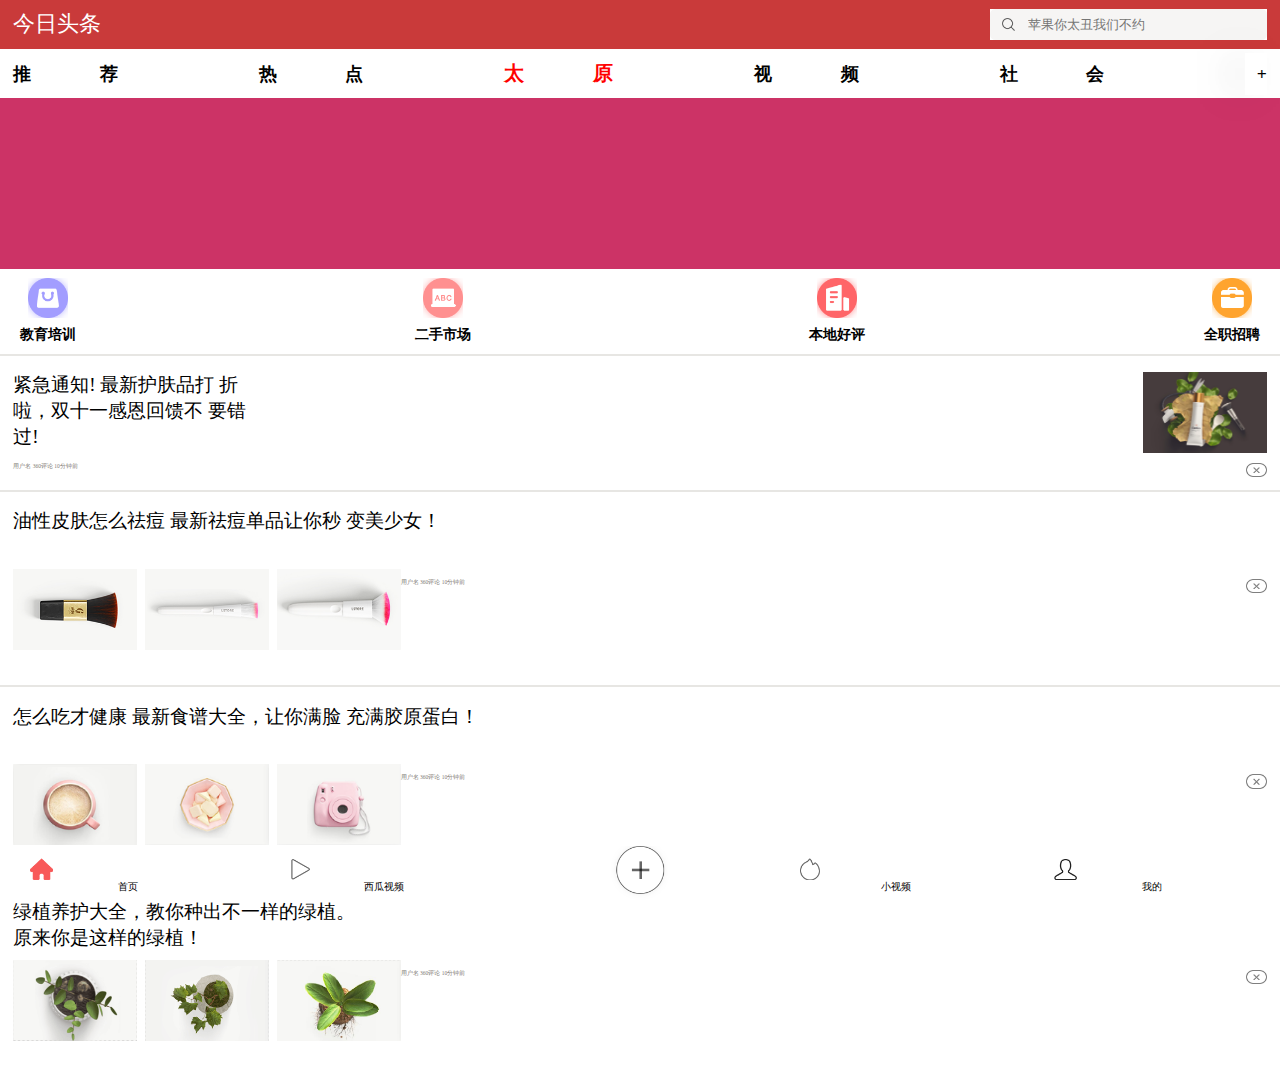
<file: index.html>
<!DOCTYPE html>
<html lang="en">
<head>
	<meta charset="UTF-8">
	<title>今日头条index</title>
	<meta name="viewport" content="width=device-width, initial-scale=1.0,maximum-scale=1.0,minimum-scale=1.0,user-scalable=0">
	<link rel="stylesheet" href="css/gongyong.css">
	<link rel="stylesheet" href="css/media.css">
	<link rel="stylesheet" href="css/yidongduan.css">
</head>
<body>
	<!-- 头部开始 -->
	<header>
		<hi class="head-title">今日头条</hi>
		<div class="sosuo">
			<input type="text" placeholder="苹果你太丑我们不约">
			<div class="sosuo-btn">
				<img src="../img/放大镜.png" alt="">
			</div>
		</div>
	</header>
	<div class="lunbo"></div>
	<!-- 头部结束 -->
	<nav>
		<a href=""></a>
		<a href="index2.html">推荐</a>
		<a href="">热点</a>
		<a href="" class="nav_active">太原</a>
		<a href="">视频</a>
		<a href="">社会</a>
		<a href="" class="nav_more">+</a>
	</nav>
	
	<ul class="fenlei">
		<li>
			<img src="img/10.gif" alt="">
			<h1>教育培训</h1>
		</li>
		<li>
			<img src="img/20.gif" alt="">
			<h1>二手市场</h1>
		</li>
		<li>
			<img src="img/30.gif" alt="">
			<h1>本地好评</h1>
		</li>
		<li>
			<img src="img/40.gif" alt="">
			<h1>全职招聘</h1>
		</li>
	</ul>
	
	<div class="neirong-1">
		<div class="neirong-1-top">
			<p class="wenzi-box">
				紧急通知! 最新护肤品打 折啦，双十一感恩回馈不 要错过!
			</p>
			<div class="tupian-box">
				<img src="img/1.jpg" alt="" class="tp">
			</div>
		</div>
		<div class="neirong_1_bottom">
			<div class="wenzi_box_2">
				<span>用户名</span>
				<span>360评论</span>
				<span>10分钟前</span>
			</div>
			<div class="anniu"><img src="img/anniu_23.png" alt=""></div>
		</div>
	</div>
	<div class="neirong-2">
		<div class="neirong-2-top">
			<p class="wenzi-box1">
				油性皮肤怎么祛痘 最新祛痘单品让你秒 变美少女！
			</p>
			

		</div>
		<div class="tupian-box1"><img src="img/2.png" alt="" class="tp1"></div>
		<div class="tupian-box1"><img src="img/2.3.png" alt="" class="tp1"></div>
		<div class="tupian-box2"><img src="img/3.png" alt="" class="tp1"></div>
		<div class="neirong_2_bottom">
			<div class="wenzi_box_3">
				<span>用户名</span>
				<span>360评论</span>
				<span>10分钟前</span>
			</div>
			<div class="anniu"><img src="img/anniu_23.png" alt=""></div>
		</div>
	</div>
	<div class="neirong-2">
		<div class="neirong-2-top">
			<p class="wenzi-box1">
				怎么吃才健康  最新食谱大全，让你满脸 充满胶原蛋白！
			</p>
			

		</div>
		<div class="tupian-box1"><img src="img/3.2.jpg" alt="" class="tp1"></div>
		<div class="tupian-box1"><img src="img/3.3.png" alt="" class="tp1"></div>
		<div class="tupian-box2"><img src="img/3.4.jpg" alt="" class="tp1"></div>
		<div class="neirong_2_bottom">
			<div class="wenzi_box_3">
				<span>用户名</span>
				<span>360评论</span>
				<span>10分钟前</span>
			</div>
			<div class="anniu"><img src="img/anniu_23.png" alt=""></div>
		</div>
	</div>
	<div class="neirong-2">
		<div class="neirong-2-top">
			<p class="wenzi-box1">
				绿植养护大全，教你种出不一样的绿植。    <br>原来你是这样的绿植！
			</p>
			

		</div>
		<div class="tupian-box1"><img src="img/1.1.png" alt="" class="tp1"></div>
		<div class="tupian-box1"><img src="img/4.1.png" alt="" class="tp1"></div>
		<div class="tupian-box2"><img src="img/4.2.jpg" alt="" class="tp1"></div>
		<div class="neirong_2_bottom">
			<div class="wenzi_box_3">
				<span>用户名</span>
				<span>360评论</span>
				<span>10分钟前</span>
			</div>
			<div class="anniu"><img src="img/anniu_23.png" alt=""></div>
		</div>
	</div>
	<div class="tab">
		<ul>
			<li>
				<div class="tab-tu">
					<img src="img/10.png" alt="">
				</div>
				<p class="tab-zi">首页</p>
			</li>
			<li>
				<div class="tab-tu">
					<img src="img/12.png" alt="">
				</div>
				<p class="tab-zi">西瓜视频</p>
			</li>
			<li>
				<div class="tab-datu">
					<img src="img/07.png" alt="">
				</div>
			</li>
			<li>
				<div class="tab-tu">
					<img src="img/15.png" alt="">
				</div>
				<p class="tab-zi">小视频</p>
			</li>
			<li>
				<div class="tab-tu">
					<img src="img/17.png" alt="">
				</div>
				<p class="tab-zi">我的</p>
			</li>
		</ul>
	</div>
</body>
</html>
</file>
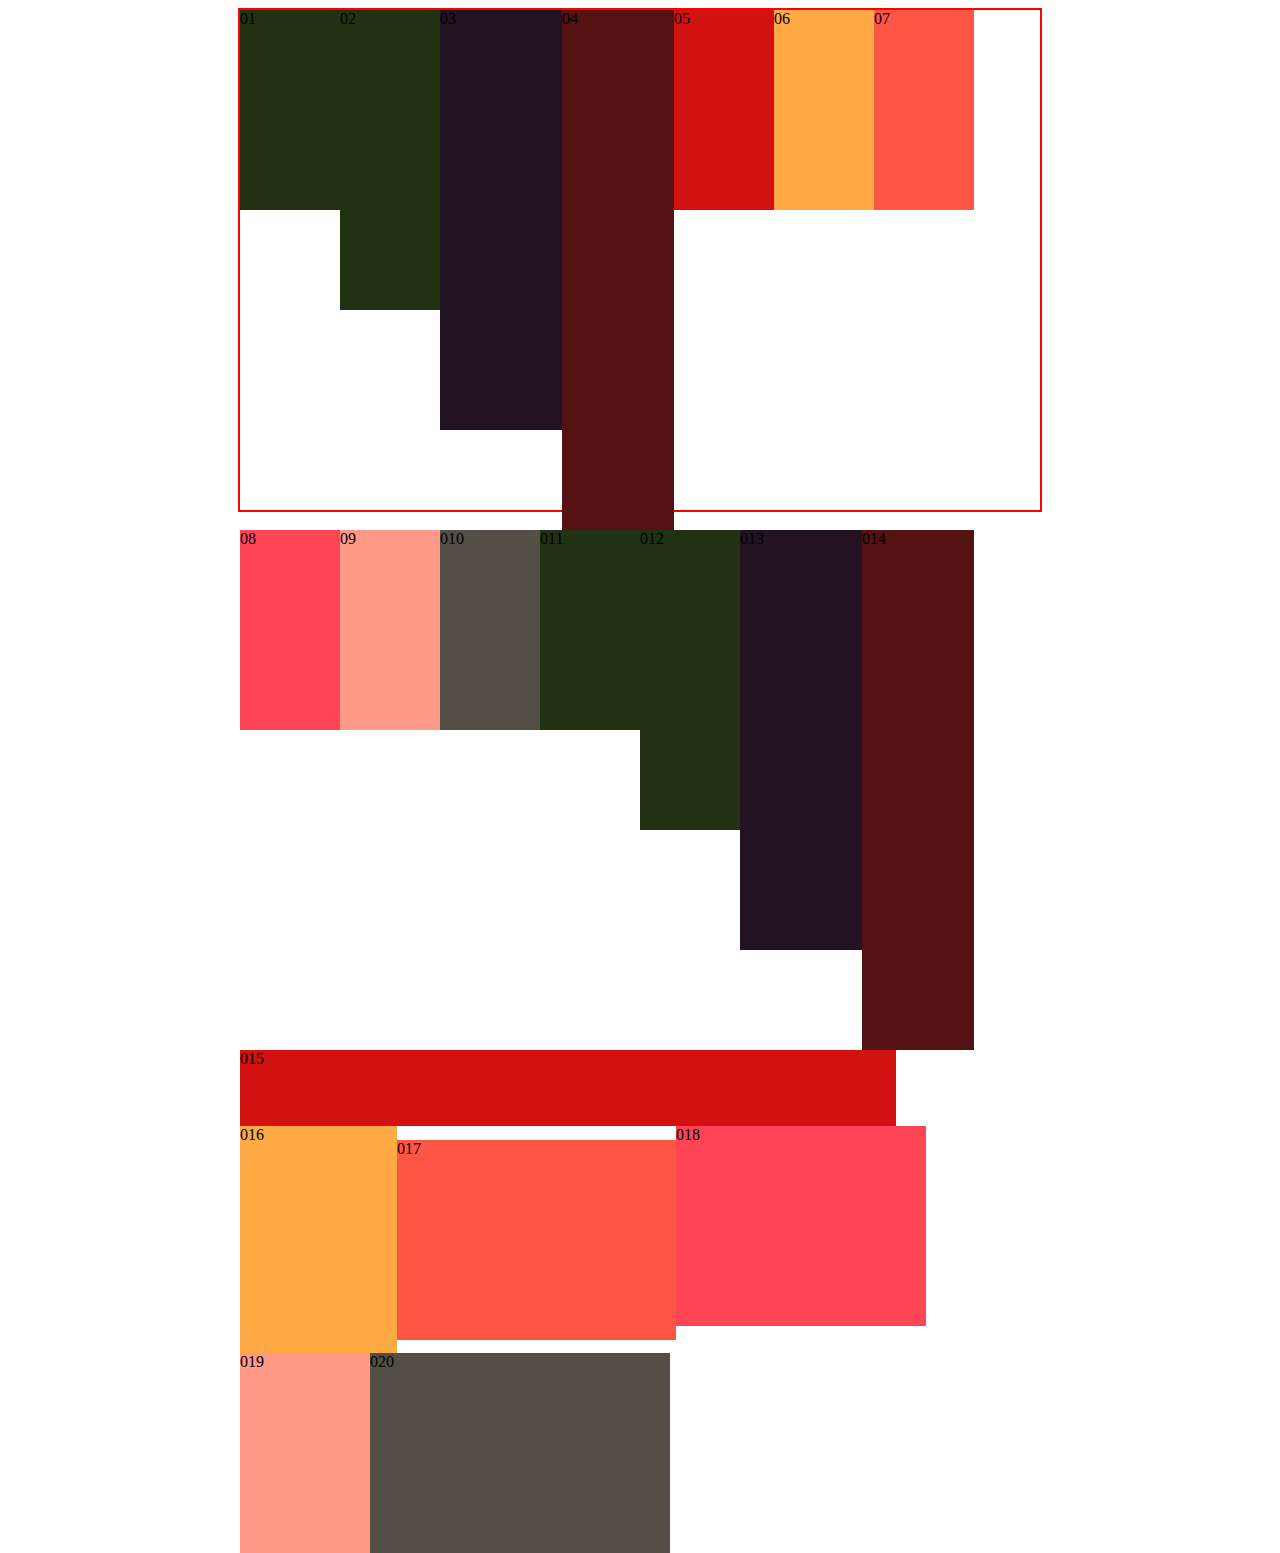
<file: demo.html>
<!DOCTYPE html>
<html lang="en">
<head>
	<meta charset="UTF-8">
	<title>弹性布局</title>
	<style>
		.box{
			width: 800px;
			height: 500px;
			border: 2px solid red;
			margin: 0 auto;
			display: flex; 
			flex-wrap: wrap;
			/*flex-direction: column;*/ 
			/*justify-content: flex-start;
			justify-content: flex-end;  
			justify-content: center;
			justify-content: space-around;
			justify-content: space-between; */
			
			/*align-items: flex-start;
			align-items: flex-end;
			align-items: center;*/
			/*align-content: flex-start;
			align-content: flex-end;
			align-content: center;*/
			align-content: space-between;
			align-content: space-between;
		}
		.box div:nth-child(1){
			width: 100px;
			height: 200px;
			background-color: #213212;
		}
		.box div:nth-child(2){
			width: 100px;
			height: 300px;
			background-color: #213212;
		}
		.box div:nth-child(3){
			width: 122px;
			height: 420px;
			background-color: #231322;
		}
		.box div:nth-child(4){
			width: 112px;
			height: 520px;
			background-color: #541212;
		}
		.box div:nth-child(5){
			width: 100px;
			height: 200px;
			background-color: #d21211;
		}
		.box div:nth-child(6){
			width: 100px;
			height: 200px;
			background-color: #fa4;
		}
		.box div:nth-child(7){
			width: 100px;
			height: 200px;
			background-color: #f54;
		}
		.box div:nth-child(8){
			width: 100px;
			height: 200px;
			background-color: #f45;
		}
		.box div:nth-child(9){
			width: 100px;
			height: 200px;
			background-color: #f98;
		}
		.box div:nth-child(10){
			width: 100px;
			height: 200px;
			background-color: #544f44;
		}
		.box div:nth-child(11){
			width: 100px;
			height: 200px;
			background-color: #213212;
		}
		.box div:nth-child(12){
			width: 100px;
			height: 300px;
			background-color: #213212;
		}
		.box div:nth-child(13){
			width: 122px;
			height: 420px;
			background-color: #231322;
		}
		.box div:nth-child(14){
			width: 112px;
			height: 520px;
			background-color: #541212;
		}
		.box div:nth-child(15){
			width: 656px;
			height: 76px;
			background-color: #d21211;
		}
		.box div:nth-child(16){
			width: 157px;
			height: 227px;
			background-color: #fa4;
		}
		.box div:nth-child(17){
			width: 279px;
			height: 200px;
			background-color: #f54;
			align-self: center;		}
		.box div:nth-child(18){
			width: 250px;
			height: 200px;
			background-color: #f45;
		}
		.box div:nth-child(19){
			width: 130px;
			height: 200px;
			background-color: #f98;
		}
		.box div:nth-child(20){
			width: 300px;
			height: 200px;
			background-color: #544f44;
		}
		.box div{
			
		}
	</style>
</head>
<body>
	<div class="box">
		<div>01</div>
		<div>02</div>
		<div>03</div>
		<div>04</div>
		<div>05</div>
		<div>06</div>
		<div>07</div>
		<div>08</div>
		<div>09</div>
		<div>010</div>
		<div>011</div>
		<div>012</div>
		<div>013</div>
		<div>014</div>
		<div>015</div>
		<div>016</div>
		<div>017</div>
		<div>018</div>
		<div>019</div>
		<div>020</div>
	</div>
</body>
</html>
</file>
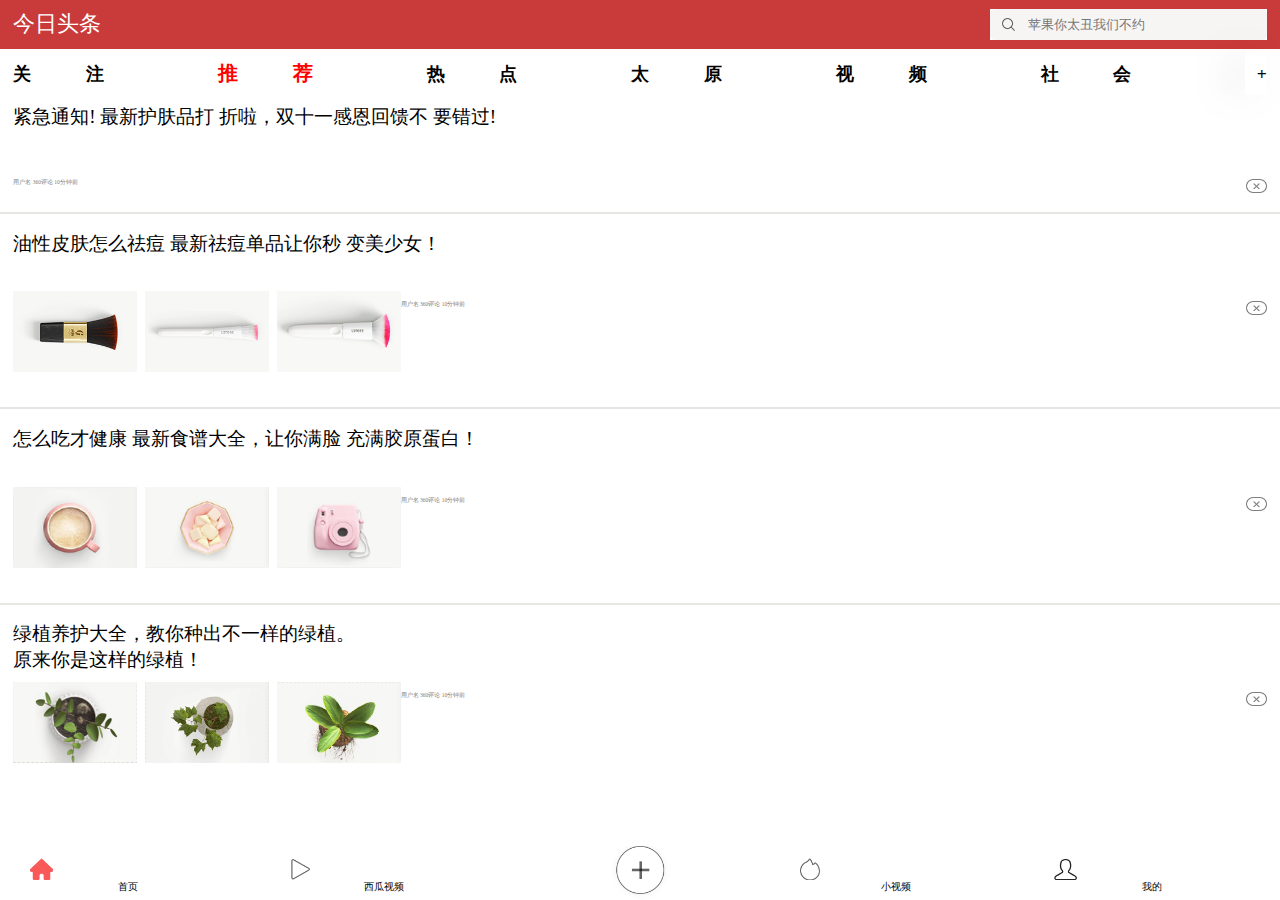
<file: index2.html>
<!DOCTYPE html>
<html lang="en">
<head>
	<meta charset="UTF-8">
	<title>今日头条</title>
	<meta name="viewport" content="width=device-width, initial-scale=1.0,maximum-scale=1.0,minimum-scale=1.0,user-scalable=0">
	<link rel="stylesheet" href="css/gongyong.css">
	<link rel="stylesheet" href="css/media.css">
	<link rel="stylesheet" href="css/yidongduan2.css">
</head>
<body>
		<!-- 头部开始 -->
	<header>
		<hi class="head-title">今日头条</hi>
		<div class="sosuo">
			<input type="text" placeholder="苹果你太丑我们不约">
			<div class="sosuo-btn">
				<img src="img/放大镜.png" alt="">
			</div>
		</div>
	</header>
	<!-- 头部结束 -->
	<nav>
		<a href="">关注</a>
		<a href="" class="nav_active">推荐</a>
		<a href="">热点</a>
		<a href="index.html">太原</a>
		<a href="">视频</a>
		<a href="">社会</a>
		<a href="" class="nav_more">+</a>
	</nav>
	<ul class="fenlei">
		<li>
			<img src="img/10.gif" alt="">
			<h1>教育培训</h1>
		</li>
		<li>
			<img src="img/20.gif" alt="">
			<h1>二手市场</h1>
		</li>
		<li>
			<img src="img/30.gif" alt="">
			<h1>本地好评</h1>
		</li>
		<li>
			<img src="img/40.gif" alt="">
			<h1>全职招聘</h1>
		</li>
	</ul>
	
	<div class="neirong-1">
		<div class="neirong-1-top">
			<p class="wenzi-box">
				紧急通知! 最新护肤品打 折啦，双十一感恩回馈不 要错过!
			</p>
		</div>
		<div class="neirong_1_bottom">
			<div class="wenzi_box_2">
				<span>用户名</span>
				<span>360评论</span>
				<span>10分钟前</span>
			</div>
			<div class="anniu"><img src="img/anniu_23.png" alt=""></div>
		</div>
	</div>
	<div class="neirong-2">
		<div class="neirong-2-top">
			<p class="wenzi-box1">
				油性皮肤怎么祛痘 最新祛痘单品让你秒 变美少女！
			</p>
			

		</div>
		<div class="tupian-box1"><img src="img/2.png" alt="" class="tp1"></div>
		<div class="tupian-box1"><img src="img/2.3.png" alt="" class="tp1"></div>
		<div class="tupian-box2"><img src="img/3.png" alt="" class="tp1"></div>
		<div class="neirong_2_bottom">
			<div class="wenzi_box_3">
				<span>用户名</span>
				<span>360评论</span>
				<span>10分钟前</span>
			</div>
			<div class="anniu"><img src="img/anniu_23.png" alt=""></div>
		</div>
	</div>
	<div class="neirong-2">
		<div class="neirong-2-top">
			<p class="wenzi-box1">
				怎么吃才健康  最新食谱大全，让你满脸 充满胶原蛋白！
			</p>
			

		</div>
		<div class="tupian-box1"><img src="img/3.2.jpg" alt="" class="tp1"></div>
		<div class="tupian-box1"><img src="img/3.3.png" alt="" class="tp1"></div>
		<div class="tupian-box2"><img src="img/3.4.jpg" alt="" class="tp1"></div>
		<div class="neirong_2_bottom">
			<div class="wenzi_box_3">
				<span>用户名</span>
				<span>360评论</span>
				<span>10分钟前</span>
			</div>
			<div class="anniu"><img src="img/anniu_23.png" alt=""></div>
		</div>
	</div>
	<div class="neirong-2">
		<div class="neirong-2-top">
			<p class="wenzi-box1">
				绿植养护大全，教你种出不一样的绿植。    <br>原来你是这样的绿植！
			</p>
			

		</div>
		<div class="tupian-box1"><img src="img/1.1.png" alt="" class="tp1"></div>
		<div class="tupian-box1"><img src="img/4.1.png" alt="" class="tp1"></div>
		<div class="tupian-box2"><img src="img/4.2.jpg" alt="" class="tp1"></div>
		<div class="neirong_2_bottom">
			<div class="wenzi_box_3">
				<span>用户名</span>
				<span>360评论</span>
				<span>10分钟前</span>
			</div>
			<div class="anniu"><img src="img/anniu_23.png" alt=""></div>
		</div>
	</div>
	<div class="tab">
		<ul>
			<li>
				<div class="tab-tu">
					<img src="img/10.png" alt="">
				</div>
				<p class="tab-zi">首页</p>
			</li>
			<li>
				<div class="tab-tu">
					<img src="img/12.png" alt="">
				</div>
				<p class="tab-zi">西瓜视频</p>
			</li>
			<li>
				<div class="tab-datu">
					<img src="img/07.png" alt="">
				</div>
			</li>
			<li>
				<div class="tab-tu">
					<img src="img/15.png" alt="">
				</div>
				<p class="tab-zi">小视频</p>
			</li>
			<li>
				<div class="tab-tu">
					<img src="img/17.png" alt="">
				</div>
				<p class="tab-zi">我的</p>
			</li>
		</ul>
	</div>
</body>
</html>
</file>
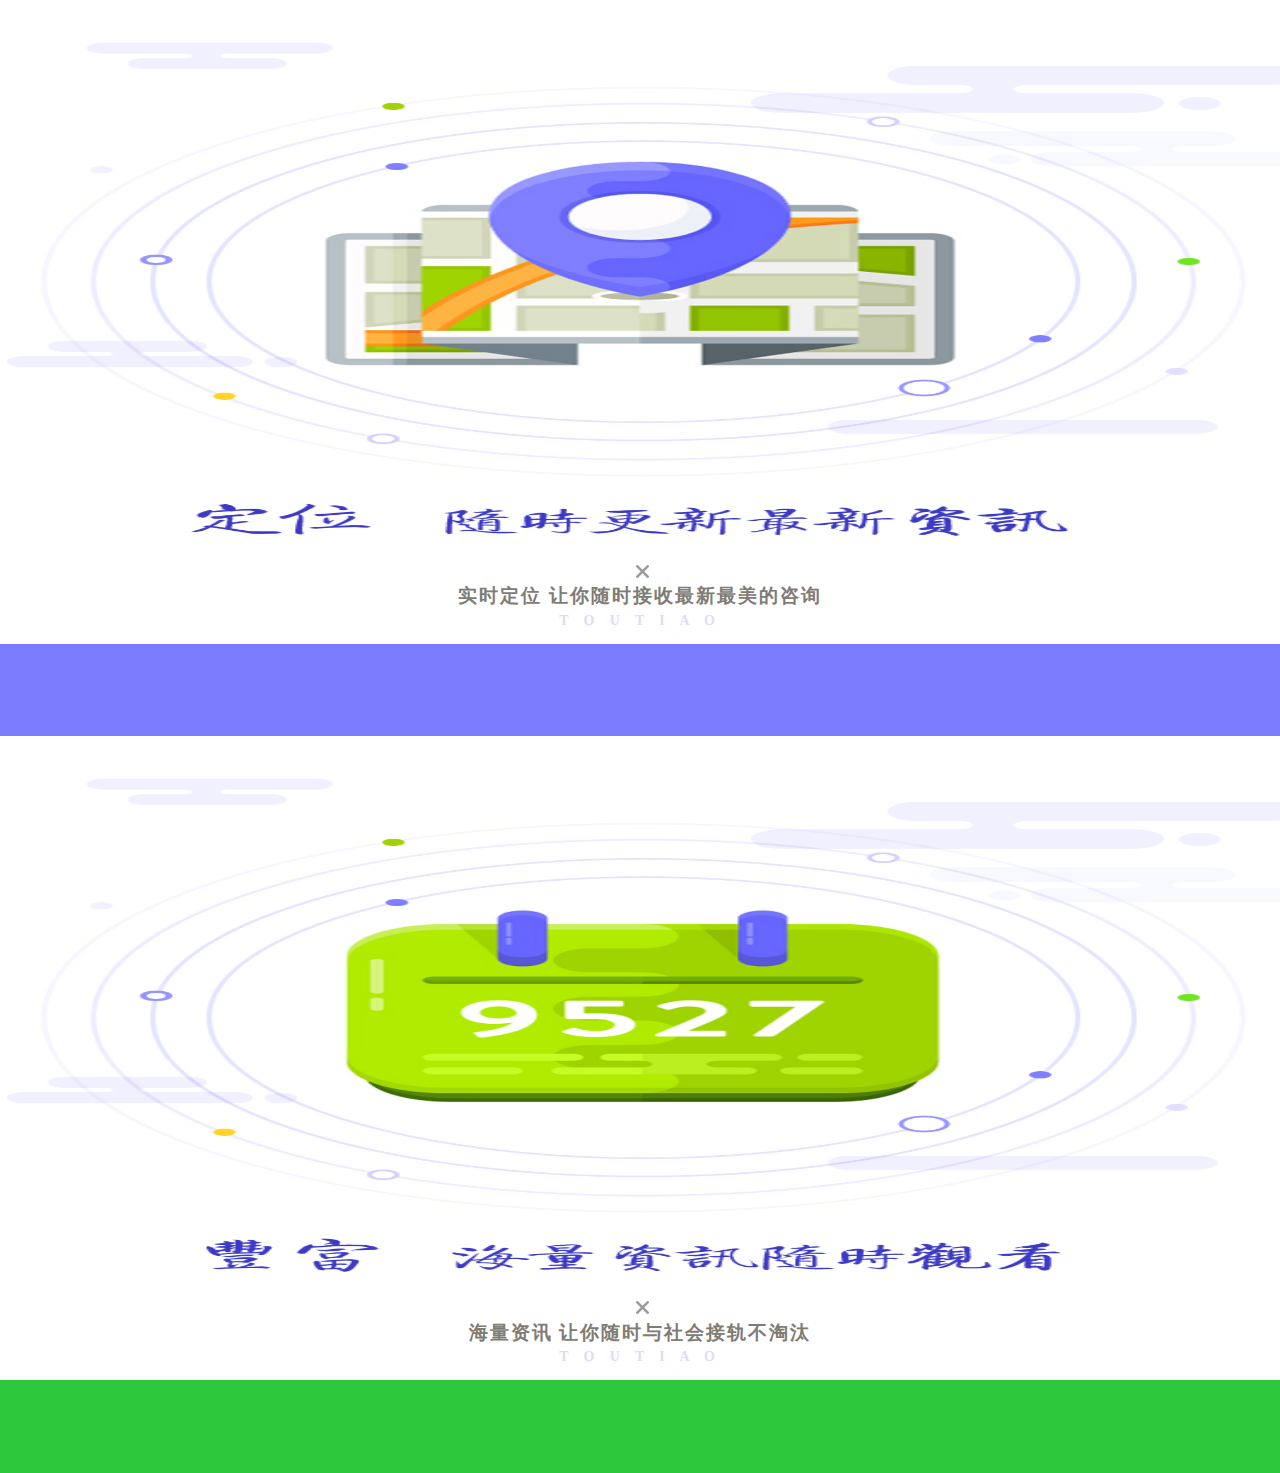
<file: index3.html>
<!DOCTYPE html>
<html lang="en">
<head>
	<meta charset="UTF-8">
	<title>闪屏页</title>
	<meta name="viewport" content="width=device-width, initial-scale=1.0,maximum-scale=1.0,minimum-scale=1.0,user-scalable=0">
	<link rel="stylesheet" href="css/gongyong.css">
	<link rel="stylesheet" href="css/media.css">
	<link rel="stylesheet" href="css/shanpingye.css">
</head>
<body>
					<div class="tp">
						<img src="img/sp_06.png" alt="" class="t1">
					</div>
					<div class="tp2">
						<img src="img/sp_09.png" alt="" class="t2">
					</div>
					<div class="wenzi_1">
						<h1 class="wenzi_1_1">DINGWEISUISHIGENGXINZIXUN</h1>
					</div>
					<div class="x">
						<img src="img/sp_13.png" alt="" class="x_1">
					</div>
					<div class="wenzi_1">
						<h1 class="wenzi_1_2">实时定位 让你随时接收最新最美的咨询</h1>
					</div>
					<div class="wenzi_2">
						<h1 class="wenzi_1_3">T       O       U       T       I       A       O</h1>
					</div>
					<div class="di"></div>






						<div class="tp">
							<img src="img/sp_03.png" alt="" class="t1">
						</div>
						<div class="tp2">
							<img src="img/sp_08.png" alt="" class="t2">
						</div>
						<div class="wenzi_1">
							<h1 class="wenzi_1_1">FENGFUHAILIANGZIXNSUISHIKAN</h1>
						</div>
						<div class="x">
							<img src="img/sp_13.png" alt="" class="x_1">
						</div>
						<div class="wenzi_1">
							<h1 class="wenzi_1_2">海量资讯 让你随时与社会接轨不淘汰</h1>
						</div>
						<div class="wenzi_2">
							<h1 class="wenzi_1_3">T       O       U       T       I       A       O</h1>
						</div>
						<div class="di1"></div>

</body>
</html>
</file>
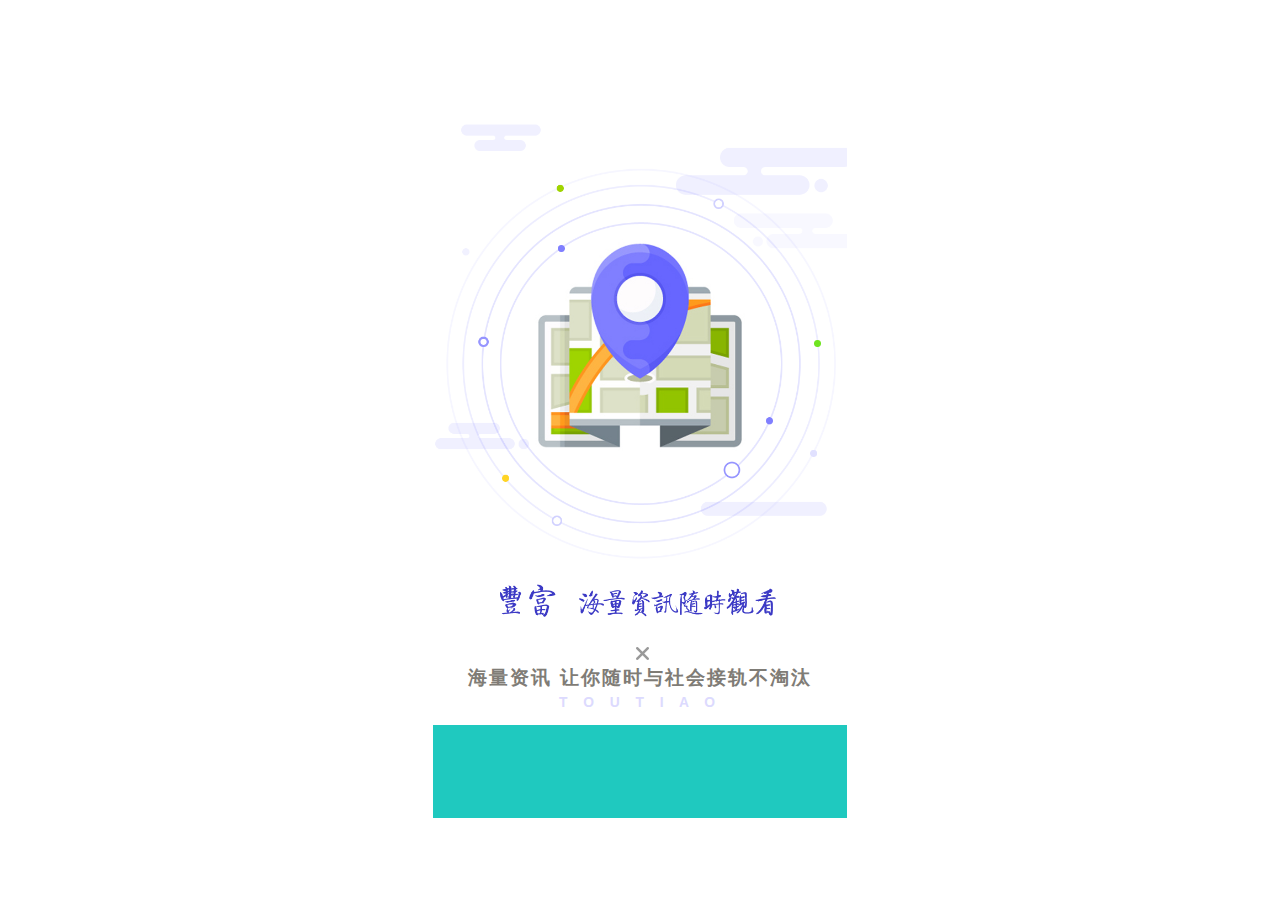
<file: shanpin.html>
<!DOCTYPE html>
<html lang="en">
<head>
  <meta charset="utf-8">
  <title>Swiper demo</title>
  <!-- Link Swiper's CSS -->
  <link rel="stylesheet" href="css/swiper.min.css">
  <meta name="viewport" content="width=device-width, initial-scale=1.0,maximum-scale=1.0,minimum-scale=1.0,user-scalable=0">
  <link rel="stylesheet" href="css/gongyong.css">
  <link rel="stylesheet" href="css/media.css">
  <link rel="stylesheet" href="css/shanpingye.css">

  <!-- Demo styles -->
  <style>
    html, body {
      position: relative;
      height: 100%;
    }
    body {
      background: #eee;
      font-family: Helvetica Neue, Helvetica, Arial, sans-serif;
      font-size: 14px;
      color:#000;
      margin: 0;
      padding: 0;
    }
    .swiper-container {
      width: 100%;
      height: 100%;
    }
    .swiper-slide {
      text-align: center;
      font-size: 18px;
      background: #fff;

      /* Center slide text vertically */
      display: -webkit-box;
      display: -ms-flexbox;
      display: -webkit-flex;
      display: flex;
      -webkit-box-pack: center;
      -ms-flex-pack: center;
      -webkit-justify-content: center;
      justify-content: center;
      -webkit-box-align: center;
      -ms-flex-align: center;
      -webkit-align-items: center;
      align-items: center;
    }
  </style>
</head>
<body>
  <!-- Swiper -->
  <div class="swiper-container">
    <div class="swiper-wrapper">
      <div class="swiper-slide">
        <div href="" class="">
          <div class="tp">
            <img src="img/sp_06.png" alt="" class="t1">
          </div>
          <div class="tp2">
            <img src="img/sp_08.png" alt="" class="t2">
          </div>
          <div class="wenzi_1">
            <h1 class="wenzi_1_1">FENGFUHAILIANGZIXNSUISHIKAN</h1>
          </div>
          <div class="x">
            <img src="img/sp_13.png" alt="" class="x_1">
          </div>
          <div class="wenzi_1">
            <h1 class="wenzi_1_2">海量资讯 让你随时与社会接轨不淘汰</h1>
          </div>
          <div class="wenzi_2">
            <h1 class="wenzi_1_3">T       O       U       T       I       A       O</h1>
          </div>
          <div class="di2"></div>
        </div>  
      </div>
      <div class="swiper-slide">
        <div href="" class="">
          <div class="tp">
            <img src="img/sp_03.png" alt="" class="t1">
          </div>
          <div class="tp2">
            <img src="img/sp_08.png" alt="" class="t2">
          </div>
          <div class="wenzi_1">
            <h1 class="wenzi_1_1">FENGFUHAILIANGZIXNSUISHIKAN</h1>
          </div>
          <div class="x">
            <img src="img/sp_13.png" alt="" class="x_1">
          </div>
          <div class="wenzi_1">
            <h1 class="wenzi_1_2">海量资讯 让你随时与社会接轨不淘汰</h1>
          </div>
          <div class="wenzi_2">
            <h1 class="wenzi_1_3">T       O       U       T       I       A       O</h1>
          </div>
          <div class="di1"></div>
        </div>  
      </div> 
      <div class="swiper-slide">
        <div href="" class="">
          <div class="tp">
            <img src="img/sp_06.png" alt="" class="t1">
          </div>
          <div class="tp2">
            <img src="img/sp_09.png" alt="" class="t2">
          </div>
          <div class="wenzi_1">
            <h1 class="wenzi_1_1">DINGWEISUISHIGENGXINZIXUN</h1>
          </div>
          <div class="x">
            <img src="img/sp_13.png" alt="" class="x_1">
          </div>
          <div class="wenzi_1">
            <h1 class="wenzi_1_2">实时定位 让你随时接收最新最美的咨询</h1>
          </div>
          <div class="wenzi_2">
            <h1 class="wenzi_1_3">T       O       U       T       I       A       O</h1>
          </div>
          <div class="di">
            <div class="di_box">
              <a href="index.html">立即体验</a>
            </div>
            
          </div>
        </div>
      </div>
    </div>
  </div>

  <!-- Swiper JS -->
  <script src="js/swiper.min.js"></script>

  <!-- Initialize Swiper -->
  <script>
    var swiper = new Swiper('.swiper-container');
  </script>
</body>
</html>
</file>
<file: css/gongyong.css>
*{
  margin: 0; /* brdy-> 8px; */
  text-decoration: none;
  padding: 0;
  list-style: none;
  box-sizing:border-box;  /* 移动端 */
}

/* img默认有border大小，需要清除。 */
img{
	border: 0;
	display: block;
}
</file>
<file: css/media.css>
=html {
  font-size: 100px;
}

@media screen and (min-width: 320px) {
  html {
    font-size: 42.66667px;
  }
}

@media screen and (min-width: 360px) {
  html {
    font-size: 48px;
  }
}

@media screen and (min-width: 375px) {
  html {
    font-size: 50px;
  }
}

@media screen and (min-width: 412px) {
  html {
    font-size: 54.93333px;
  }
}

@media screen and (min-width: 414px) {
  html {
    font-size: 55.2px;
  }
}

body {
  font-size: 16px;
}
</file>
<file: css/yidongduan.css>
header{
	width: 100%;
	height: .88rem;
	background-color: #c93a3a;
	padding: 0 .24rem;
	position: fixed;
	top: 0;
	z-index: 999;
}
.head-title{
	font-size: 0.4rem;
	color: #fff; 
	line-height: 0.88rem;
	float: left;
}
.sosuo{
	width: 5.01rem;
	height: .57rem;
	background-color: #fff;
	float: right;
	margin-top: .155rem;
	position: relative;
}
.sosuo input{
	width: 100%;
	height: 100%;
	border: 0;
	border-radius: .1rem;
	background-color: #f6f5f4;
	padding-left: .68rem;
}
.sosuo-btn{
	width: .24rem;
	height: .24rem;
	background-color: #ff1;
	position: absolute;
	left: .21rem;
	top: 0;
	bottom: 0;
	margin: auto;
}

.sosuo-btn img{
	width: .24rem;
	height: .24rem;
}
nav{
	width: 100%;
	height: .89rem;
	padding: 0 .24rem;
	text-align: justify;
	line-height: .89rem;
	position: fixed;
	top: .88rem;
	z-index: 999;
	background-color: #fff;
}
nav a{
	font-size: .32rem;
	font-weight: bold;
	color: #000;
	letter-spacing: .0001rem;
}
.nav_active{
	color: red;
	font-size: .36rem;
}
nav:after{
	content: "";
	display: inline-block;
	width: 100%;
	font-size: 0;
	line-height: 0;
}
.nav_more{
	padding-left: .21rem;
	padding: .2rem 0 .2rem .21rem;
	box-shadow: -0.3rem 0px 0.7rem -9px rgba(0, 0, 0, .6);
}
.lunbo{
	width: 100%;
	height: 3.1rem;
	background-color: #c36; 
	margin-top: 1.77rem;

}
.fenlei{
	width: 100%;
	height: 1.54rem;
	padding: 0 .24rem;
	display: flex;
	flex-wrap: wrap;
	justify-content: space-between;
	align-items: center; 
}
.fenlei li{
	width: 1.26rem;
	height: 1.2rem;
	display: flex;
	flex-wrap: wrap;
	justify-content: center;
	align-content: space-between;

}
.fenlei li img{
	height: 0.72rem;
	width: 0.72rem;
}
.fenlei li h1{
	font-size: .26rem;
}
.neirong-1{
	width: 100%;
	height: 2.46rem;
	border-top: 2px solid #E7E6E3;
	padding: .3rem .24rem 0;
	float: left;
}
.wenzi-box{
	width: 4.30rem;
	height: 1.36rem;
	font-size: 19px;	
	float: left;
}
.tupian-box{
	width: 2.24rem;
	height: 100%;
	background-color: #f7f7f5;
	float: right;
}
.tp{
	width: 2.24rem;
	height: 100%;
}
.wenzi_box_2{
	font-size: 0.1rem;
	color: #7F7C76;
	float: left;
}
.anniu{
	width: 0.37rem;
	height: 0.26rem;
	background-color: #777;
	float: right;
	margin-bottom: 0.27rem;
}
.anniu img{
	width: 0.37rem;
	height: 0.26rem;
}
.neirong-1-top{
	width: 100%;
	height: 1.46rem; 
}
.neirong_1_bottom{
	width: 100%;
	padding-top: .18rem;
}



.neirong-2{
	width: 100%;
	height: 3.54rem;
	border-top: 2px solid #E7E6E3;
	padding: .3rem .24rem 0;
	float: left;
}
.wenzi-box1{
	height: .99rem;
    font-size: 19px;	
	float: left;
}
.tupian-box1{
	width: 2.24rem;
	height: 1.47rem;
	background-color: #f7f7f5;
	float: left;
	margin-right: 0.15rem;
	
}
.tp1{
	width: 2.24rem;
	height: 1.47rem;
}


.wenzi_box_3{
	font-size: 0.1rem;
	color: #7F7C76;
	float: left;
}
.anniu{
	width: 0.37rem;
	height: 0.26rem;
	background-color: #777;
	float: right;
	margin-bottom: 0.27rem;
}
.neirong_2_bottom{
	width: 100%;
	padding-top: .18rem;
}
.neirong-2-top{
	width: 100%;
	height: 1.1rem;
}
.tupian-box2{
	width: 2.24rem;
	height: 1.47rem;
	background-color: #f7f7f5;
	margin-bottom: .18rem;
	float: left;
}
.tab{
	width: 100%;
	height: 0.98rem;
	background-color: #000;
	position: fixed;
	bottom: 0;
	z-index: 999;
}
.tab{
	width:100%;
	height: 0.98rem;
	background-color: #fff;
	
	position: fixed;
	bottom: 0;
	z-index: 999;
	
}
.tab li{
	width: 20%;
	height: 0.98rem;
	/* background-color: #000; */
}
.tab ul{

	width: 100%;
	height: 0.98rem;
	justify-content: space-between;
	display: flex;
}
.tab-tu{
	width: 0.7rem;
	height: 0.49rem;
	/* background: red; */
	margin-top: 0.12rem;
	margin-left:0.4rem;
}
.tab-tu img{
	width: 0.7rem;
	height: 0.49rem;
}
.tab-zi{
	font-size: 0.18rem;
	text-align: center;
}
.tab-datu{
	width: 1.16rem;
	height: 0.98rem;
	margin: 0 auto;
}
.tab-datu img{
	width: 1.16rem;
	height: 0.98rem;
}
</file>
<file: css/yidongduan2.css>
header{
	width: 100%;
	height: .88rem;
	background-color: #c93a3a;
	padding: 0 .24rem;
	position: fixed;
	top: 0;
	z-index: 999;
}
.head-title{
	font-size: 0.4rem;
	color: #fff; 
	line-height: 0.88rem;
	float: left;
}
.sosuo{
	width: 5.01rem;
	height: .57rem;
	background-color: #fff;
	float: right;
	margin-top: .155rem;
	position: relative;
}
.sosuo input{
	width: 100%;
	height: 100%;
	border: 0;
	border-radius: .1rem;
	background-color: #f6f5f4;
	padding-left: .68rem;
}
.sosuo-btn{
	width: .24rem;
	height: .24rem;
	background-color: #ff1;
	position: absolute;
	left: .21rem;
	top: 0;
	bottom: 0;
	margin: auto;
}

.sosuo-btn img{
	width: .24rem;
	height: .24rem;
}
nav{
	width: 100%;
	height: .89rem;
	padding: 0 .24rem;
	text-align: justify;
	line-height: .89rem;
	position: fixed;
	top: .88rem;
	z-index: 999;
	background-color: #fff;
}
nav a{
	font-size: .32rem;
	font-weight: bold;
	color: #000;
	letter-spacing: .0001rem;
}
.nav_active{
	color: red;
	font-size: .36rem;
}
nav:after{
	content: "";
	display: inline-block;
	width: 100%;
	font-size: 0;
	line-height: 0;
}
.nav_more{
	padding-left: .21rem;
	padding: .2rem 0 .2rem .21rem;
	box-shadow: -0.3rem 0px 0.7rem -9px rgba(0, 0, 0, .6);
}


.fenlei{
	width: 100%;
	height: 1.54rem;
	padding: 0 .24rem;
	display: flex;
	flex-wrap: wrap;
	justify-content: space-between;
	align-items: center; 
}
.fenlei li{
	width: 1.26rem;
	height: 1.2rem;
	display: flex;
	flex-wrap: wrap;
	justify-content: center;
	align-content: space-between;

}
.fenlei li img{
	height: 0.72rem;
	width: 0.72rem;
}
.fenlei li h1{
	font-size: .26rem;
}
.neirong-1{
	width: 100%;
	height: 2.3rem;
	border-top: 2px solid #E7E6E3;
	padding: .3rem .24rem 0;
	float: left;
}
.wenzi-box{
	width: 100%;
	height: 1.36rem;
	font-size: 19px;	
	float: left;
}
.tupian-box{
	width: 2.24rem;
	height: 100%;
	background-color: #f7f7f5;
	float: right;
}
.tp{
	width: 2.24rem;
	height: 100%;
}
.wenzi_box_2{
	font-size: 0.1rem;
	color: #7F7C76;
	float: left;
}
.anniu{
	width: 0.37rem;
	height: 0.26rem;
	background-color: #777;
	float: right;
	margin-bottom: 0.27rem;
}
.anniu img{
	width: 0.37rem;
	height: 0.26rem;
}
.neirong-1-top{
	width: 100%;
	height: 1.06rem; 
}
.neirong_1_bottom{
	width: 100%;
	padding-top: .18rem;
}



.neirong-2{
	width: 100%;
	height: 3.54rem;
	border-top: 2px solid #E7E6E3;
	padding: .3rem .24rem 0;
	float: left;
}
.wenzi-box1{
	height: .99rem;
    font-size: 19px;	
	float: left;
}
.tupian-box1{
	width: 2.24rem;
	height: 1.47rem;
	background-color: #f7f7f5;
	float: left;
	margin-right: 0.15rem;
	
}
.tp1{
	width: 2.24rem;
	height: 1.47rem;
}


.wenzi_box_3{
	font-size: 0.1rem;
	color: #7F7C76;
	float: left;
}
.anniu{
	width: 0.37rem;
	height: 0.26rem;
	background-color: #777;
	float: right;
	margin-bottom: 0.27rem;
}
.neirong_2_bottom{
	width: 100%;
	padding-top: .18rem;
}
.neirong-2-top{
	width: 100%;
	height: 1.1rem;
}
.tupian-box2{
	width: 2.24rem;
	height: 1.47rem;
	background-color: #f7f7f5;
	margin-bottom: .18rem;
	float: left;
}
.tab{
	width:100%;
	height: 0.98rem;
	background-color: #fff;
	
	position: fixed;
	bottom: 0;
	z-index: 999;
	
}
.tab li{
	width: 20%;
	height: 0.98rem;
	/* background-color: #000; */
}
.tab ul{

	width: 100%;
	height: 0.98rem;
	justify-content: space-between;
	display: flex;
}
.tab-tu{
	width: 0.7rem;
	height: 0.49rem;
	/* background: red; */
	margin-top: 0.12rem;
	margin-left:0.4rem;
}
.tab-tu img{
	width: 0.7rem;
	height: 0.49rem;
}
.tab-zi{
	font-size: 0.18rem;
	text-align: center;
}
.tab-datu{
	width: 1.16rem;
	height: 0.98rem;
	margin: 0 auto;
}
.tab-datu img{
	width: 1.16rem;
	height: 0.98rem;
}
</file>
<file: css/shanpingye.css>
.tp{
	width: 100%;
	height: 9.09rem;
}
.t1{
	width: 100%;
	height: 100%;

}
.tp2{
	width: 100%;
	height: .65rem;
}
.t2{
	width: 100%;
	height: 100%;
}
.wenzi_1_1{
	font-size: 0.01rem;
	color: #9A9690;
	text-align: center;
}	
.x{
	width: .13rem;
	height: .13rem;
	margin: .19rem auto;
	
}
.wenzi_1_2{
	font-size: 0.35rem;
	color: #7F7C76;
	text-align: center;
	letter-spacing: 2px;
	margin-bottom: .25rem;
}
.wenzi_1_3{
	font-size: 0.25rem;
	color: #DCDAFE;
	text-align: center;
	letter-spacing:  6px;
}
.wenzi_1{
	width: 100%;
	height: .3rem;
	padding-bottom: .24rem;

}
.di{
	width: 100%;
	height: 1.68rem;
	background-color: #7C7CFE;
}
.di1{
	width: 100%;
	height: 1.68rem;
	background-color: #2DC83C;
}
.di2{
	width: 100%;
	height: 1.68rem;
	background-color: #1FC9BF;
}


.wenzi_1{
	width: 100%;
	height: .3rem;
	padding-bottom: .24rem;
}
.wenzi_2{
	width: 100%;
	height: .56rem;
	margin-top: .25rem;

}
.di_box{
	padding-top: .6rem;

}
.di_box a{
	color: #fff;
}
</file>
